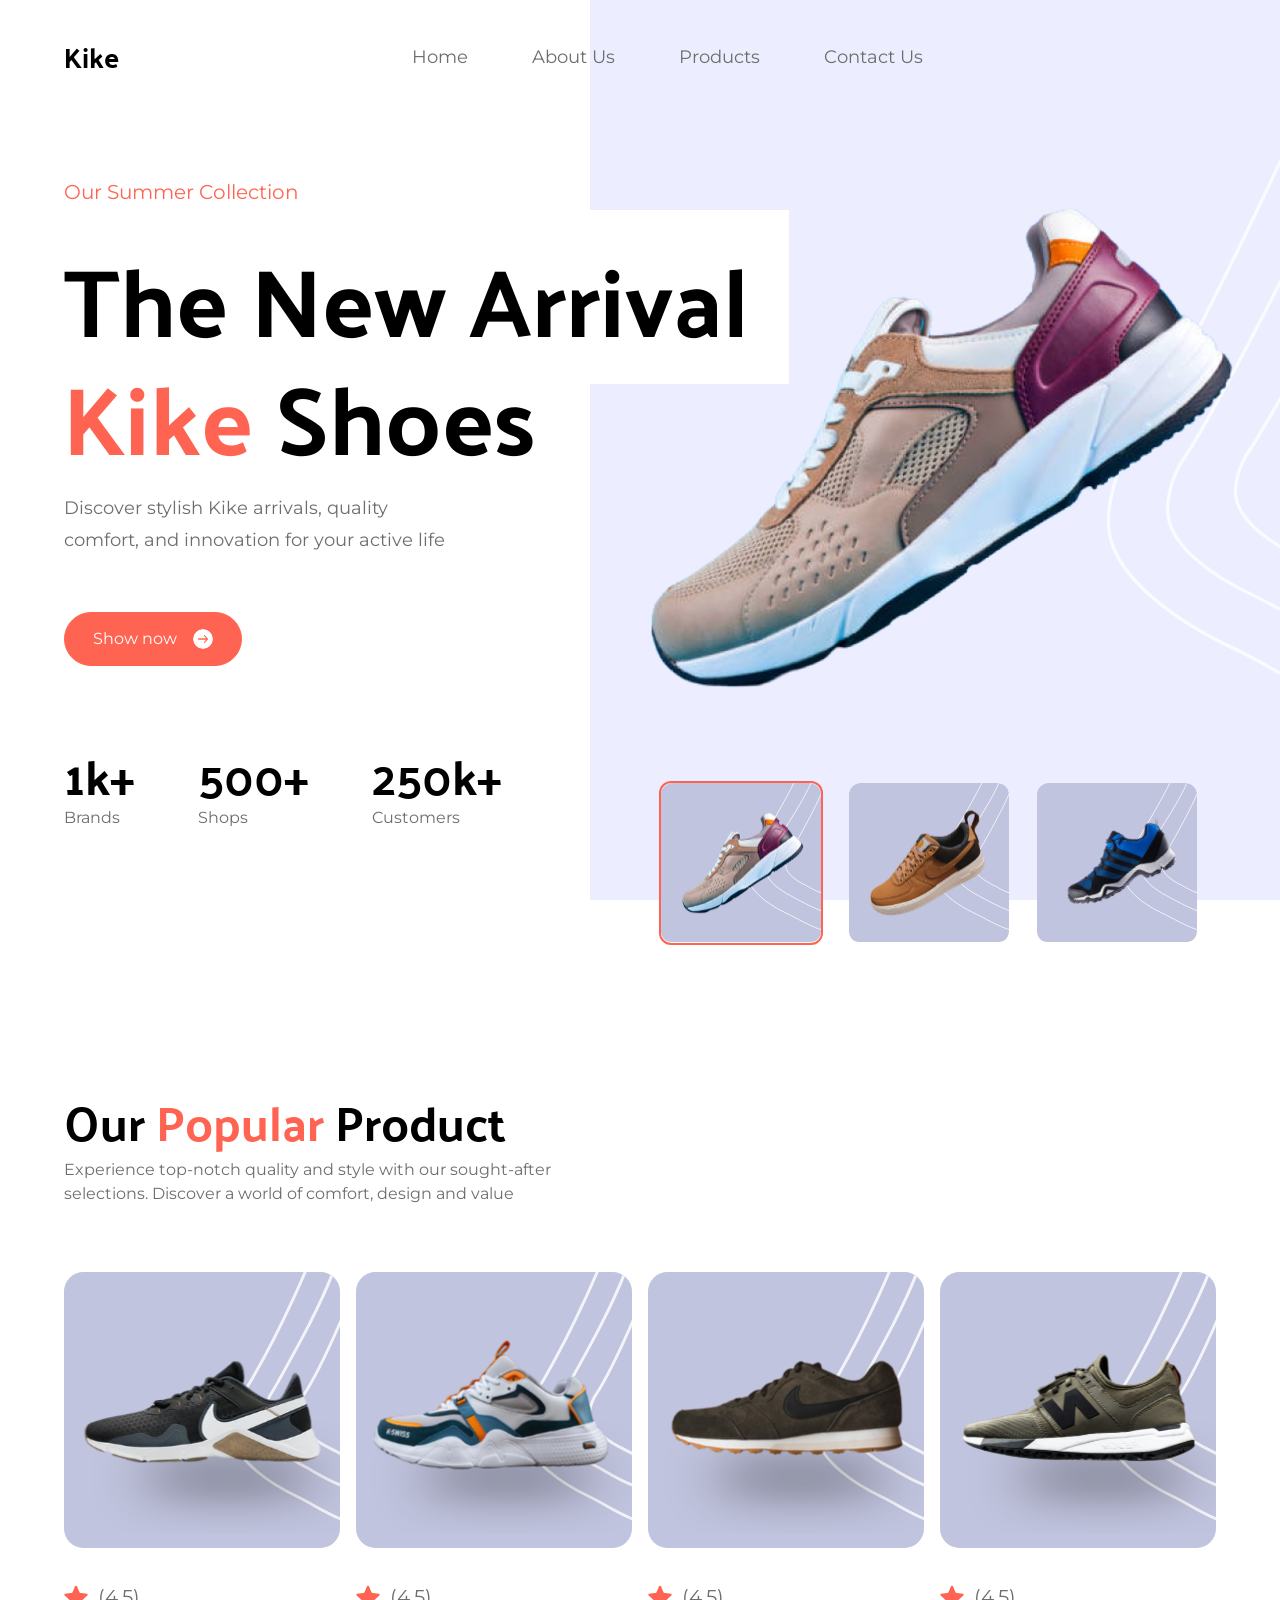
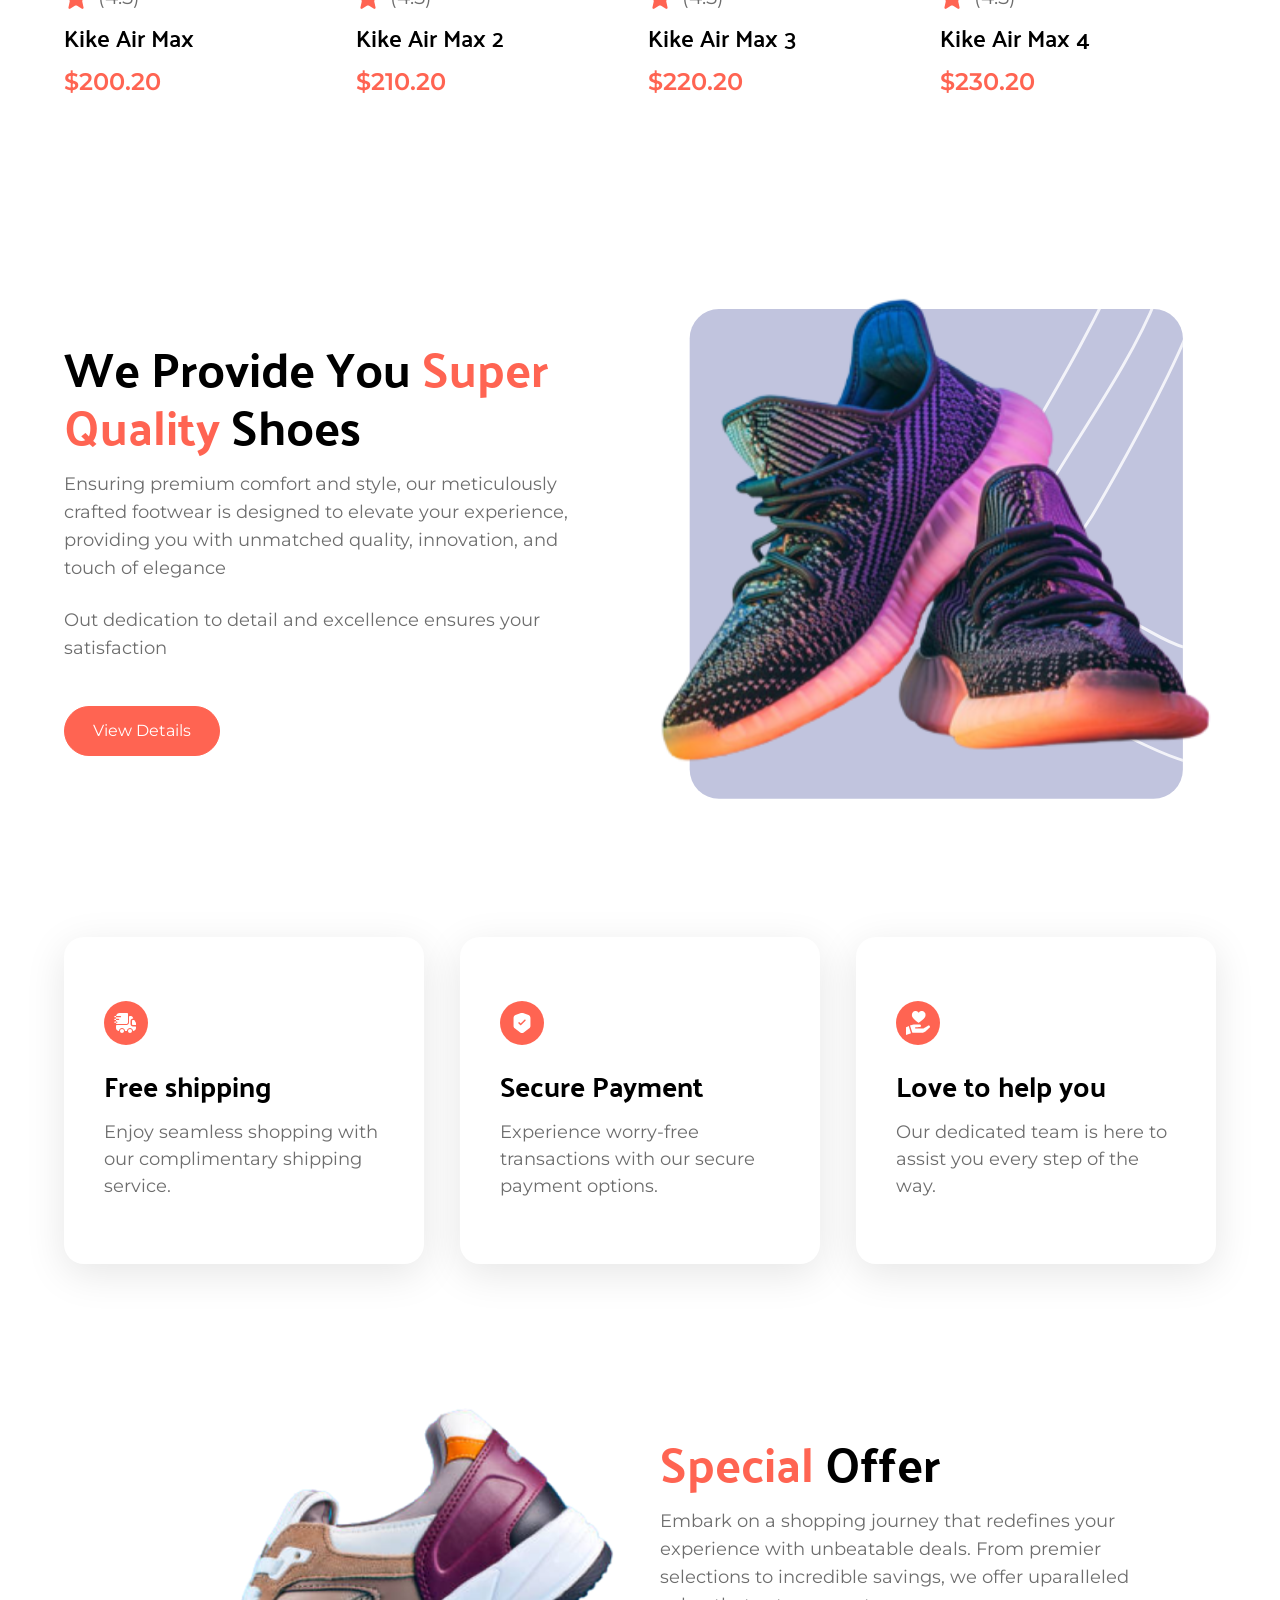
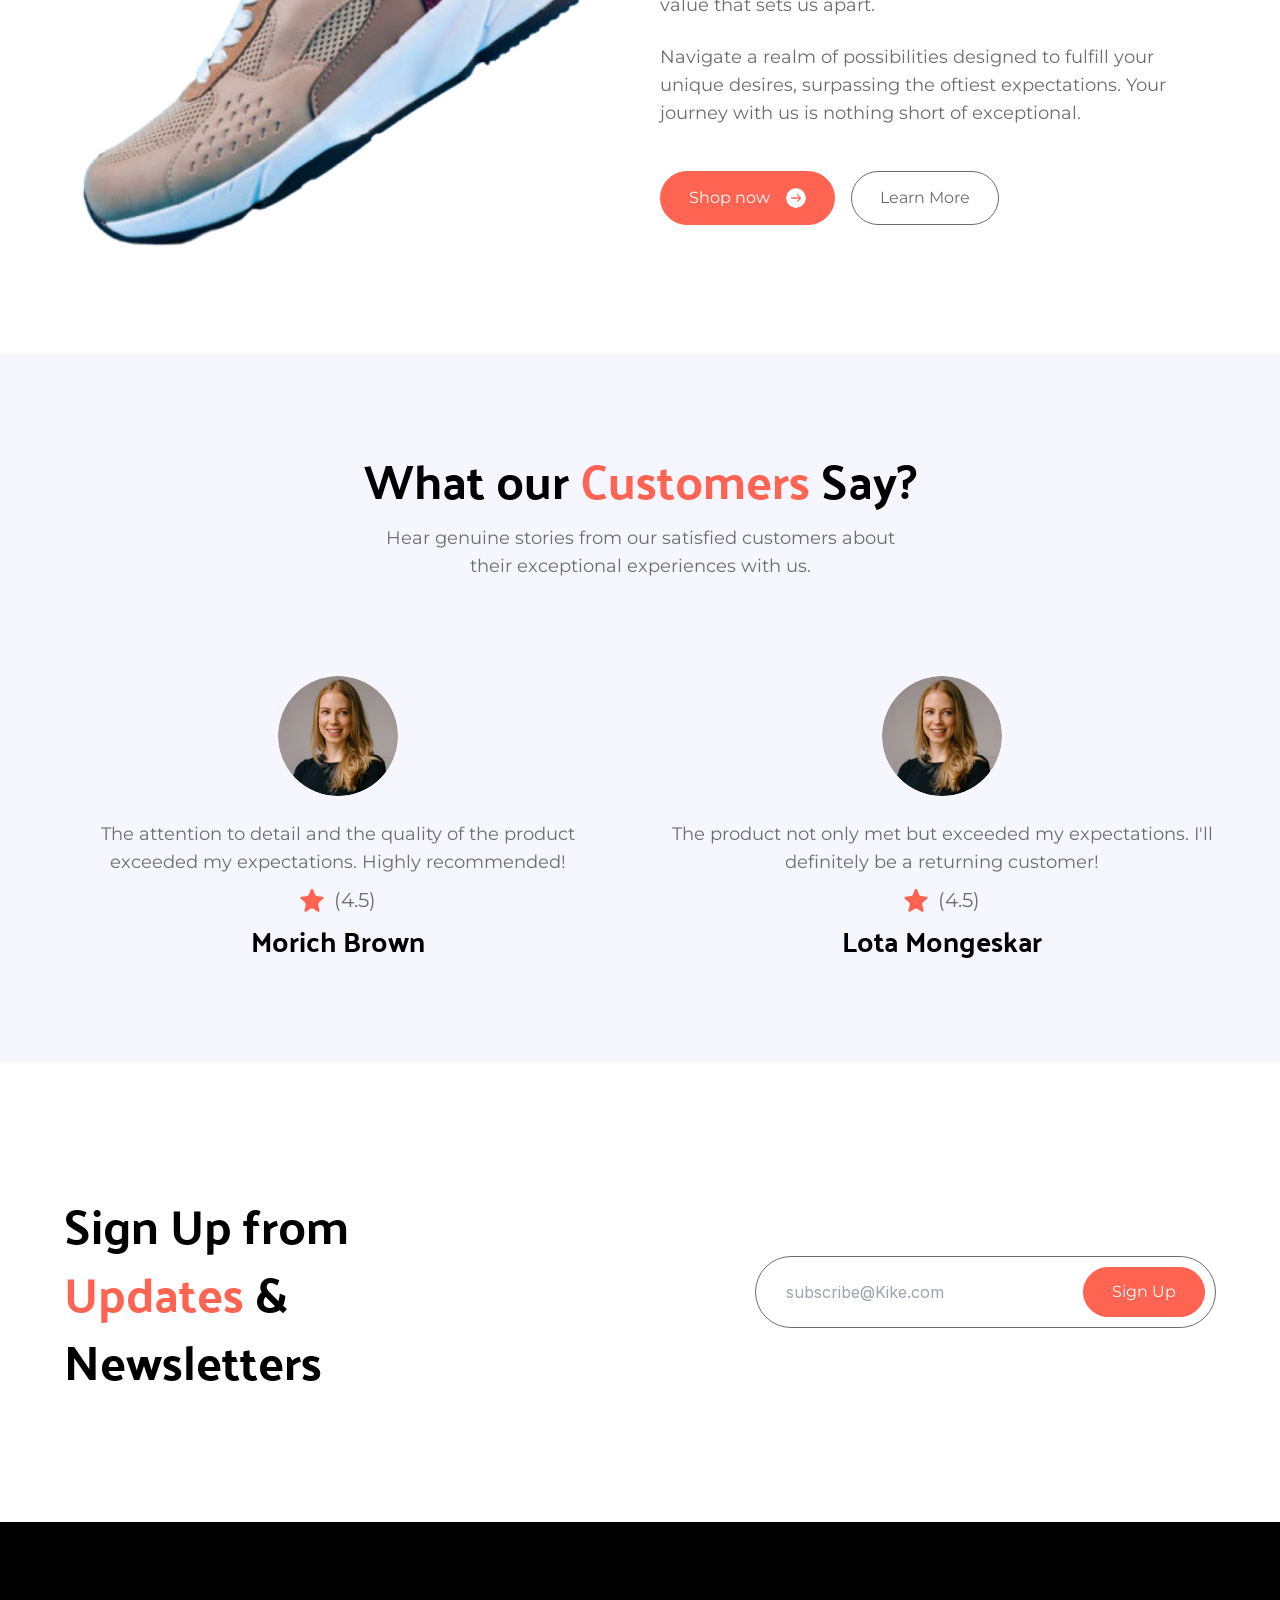
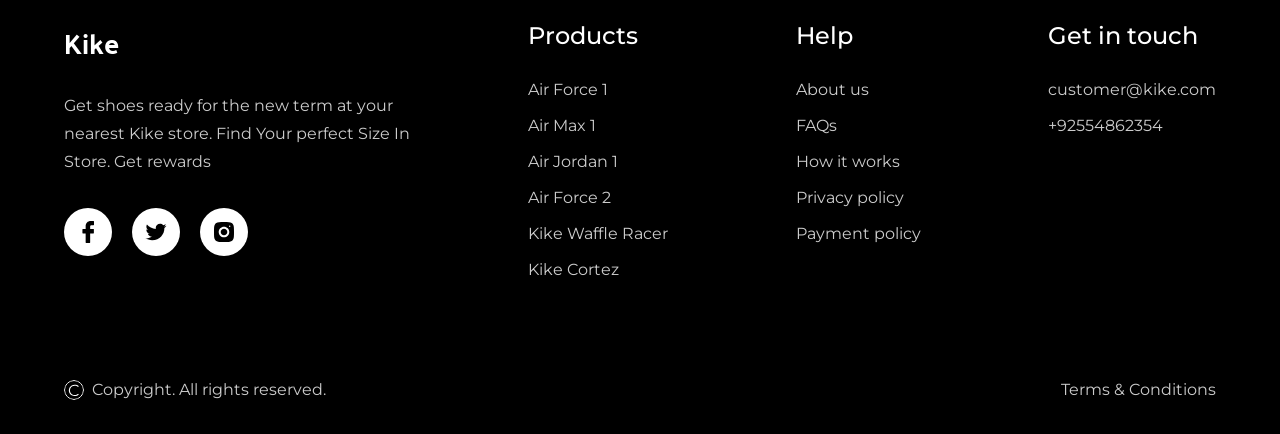
<file: index.html>
<!DOCTYPE html><html lang="en"><head><meta charSet="utf-8"/><meta name="viewport" content="width=device-width, initial-scale=1"/><link rel="preload" href="/_next/static/media/a34f9d1faa5f3315-s.p.woff2" as="font" crossorigin="" type="font/woff2"/><link rel="stylesheet" href="/_next/static/css/a489eb9fa5e39690.css" data-precedence="next"/><link rel="preload" as="script" fetchPriority="low" href="/_next/static/chunks/webpack-04c090bf27c652c8.js"/><script src="/_next/static/chunks/fd9d1056-be48aeae6e94b8d1.js" async=""></script><script src="/_next/static/chunks/23-f643a56c29eee462.js" async=""></script><script src="/_next/static/chunks/main-app-5eeca01ae77bd3ea.js" async=""></script><script src="/_next/static/chunks/648-7726253cfba88a34.js" async=""></script><script src="/_next/static/chunks/app/page-619fe9f45632f9e2.js" async=""></script><script src="/_next/static/chunks/37-1ba617c350a7d87b.js" async=""></script><script src="/_next/static/chunks/app/layout-2565d9a5e491f6dd.js" async=""></script><title>Kike</title><meta name="description" content="Kike test"/><link rel="icon" href="/favicon.ico" type="image/x-icon" sizes="16x16"/><meta name="next-size-adjust"/><script src="/_next/static/chunks/polyfills-78c92fac7aa8fdd8.js" noModule=""></script></head><body class="__className_d65c78"><header class="padding-x py-8 absolute z-20 w-full"><nav class="flex justify-between items-center max-container"><a href="/"><h3 class="font-palanquin text-3xl font-bold">Kike</h3></a><ul class="flex-1 flex justify-center items-center gap-16 max-lg:hidden"><li><a class="font-montserrat leading-normal text-lg text-slate-gray" href="#home">Home</a></li><li><a class="font-montserrat leading-normal text-lg text-slate-gray" href="#about-us">About Us</a></li><li><a class="font-montserrat leading-normal text-lg text-slate-gray" href="#products">Products</a></li><li><a class="font-montserrat leading-normal text-lg text-slate-gray" href="#contact-us">Contact Us</a></li></ul><div class="hidden max-lg:block"><img alt="Icon hamburger" loading="lazy" width="25" height="25" decoding="async" data-nimg="1" style="color:transparent" src="/icons/hamburger.svg"/></div><div class="w-full h-screen bg-coral-red absolute z-40 top-0 left-0 flex justify-center items-center transition-all hidden"><p class="absolute top-10 right-10 text-white cursor-pointer">X</p><ul class="flex-1 flex flex-col justify-center items-center gap-16"><li><a class="font-montserrat leading-normal text-lg text-white" href="#home">Home</a></li><li><a class="font-montserrat leading-normal text-lg text-white" href="#about-us">About Us</a></li><li><a class="font-montserrat leading-normal text-lg text-white" href="#products">Products</a></li><li><a class="font-montserrat leading-normal text-lg text-white" href="#contact-us">Contact Us</a></li></ul></div></nav></header><main class="relative"><section class="xl:padding-l wide:padding-r padding-b"><div class="w-full flex xl:flex-row flex-col justify-center min-h-screen gap-10 max-container" id="home"><div class="relative xl:w-2/5 flex flex-col justify-center items-start w-full max-xl:padding-x pt-28"><p class="text-xl font-montserrat text-coral-red">Our Summer Collection</p><h1 class="mt-10 font-palanquin text-8xl max-sm:text-[72px] max-sm:leading-[82px] font-bold"><span class="xl:bg-white xl:whitespace-nowrap relative z-10 pr-10">The New Arrival</span><br/><span class="text-coral-red inline-block mt-3">Kike </span> <!-- -->Shoes</h1><p class="font-montserrat text-slate-gray text-lg leading-8 mt-6 mb-14 sm:max-w-sm">Discover stylish Kike arrivals, quality comfort, and innovation for your active life</p><button class="flex justify-center items-center gap-2 px-7 py-4 border font-montserrat leading-none rounded-full
    bg-coral-red  text-white border-coral-red
    undefined
    ">Show now<img alt="Show now" loading="lazy" width="20" height="20" decoding="async" data-nimg="1" class="ml-2 rounded-full w-5 h-5" style="color:transparent" src="/icons/arrow-right.svg"/></button><div class="flex justify-start items-start flex-wrap w-full mt-20 gap-16"><div class=""><p class="text-4xl font-palanquin font-bold">1k+</p><p class="leading-7 font-montserrat text-slate-gray">Brands</p></div><div class=""><p class="text-4xl font-palanquin font-bold">500+</p><p class="leading-7 font-montserrat text-slate-gray">Shops</p></div><div class=""><p class="text-4xl font-palanquin font-bold">250k+</p><p class="leading-7 font-montserrat text-slate-gray">Customers</p></div></div></div><div class="relative flex-1 flex justify-center items-center xl:min-h-screen max-xl:py-40 bg-primary bg-hero bg-cover bg-center"><img alt="shoe collection" loading="lazy" width="610" height="500" decoding="async" data-nimg="1" class="object-contain relative z-10" style="color:transparent" src="/images/big-shoe1.png"/><div class="flex sm:gap-6 gap-4 absolute -bottom-[5%] sm:left-[10%] max-sm:px-6"><div class=""><div class="border-2 rounded-xl border-coral-red cursor-pointer max-sm:flex-1"><div class="flex justify-center items-center bg-card bg-center bg-cover sm:w-40 sm:h-40 rounded-xl max-sm:p-4"><img alt="shoe collection" loading="lazy" width="127" height="103" decoding="async" data-nimg="1" class="object-contain" style="color:transparent" src="/images/thumbnail-shoe1.svg"/></div></div></div><div class=""><div class="border-2 rounded-xl border-transparent cursor-pointer max-sm:flex-1"><div class="flex justify-center items-center bg-card bg-center bg-cover sm:w-40 sm:h-40 rounded-xl max-sm:p-4"><img alt="shoe collection" loading="lazy" width="127" height="103" decoding="async" data-nimg="1" class="object-contain" style="color:transparent" src="/images/thumbnail-shoe2.svg"/></div></div></div><div class=""><div class="border-2 rounded-xl border-transparent cursor-pointer max-sm:flex-1"><div class="flex justify-center items-center bg-card bg-center bg-cover sm:w-40 sm:h-40 rounded-xl max-sm:p-4"><img alt="shoe collection" loading="lazy" width="127" height="103" decoding="async" data-nimg="1" class="object-contain" style="color:transparent" src="/images/thumbnail-shoe3.svg"/></div></div></div></div></div></div></section><section class="padding" id="products"><div class="max-container max-sm:mt-12"><div class="flex- flex-col justify-start gap-5"><h2 class="text-4xl font-palanquin font-bold">Our <span class="text-coral-red">Popular</span> Product</h2><p class="lg:max-w-lg mt-2 font-montserrat text-slate-gray">Experience top-notch quality and style with our sought-after selections. Discover a world of comfort, design and value</p></div><div class="mt-16 grid lg:grid-cols-4 md:grid-cols-3 sm:grid-cols-2 grid-cols-1 sm:gap-4 gap-14"><div class="flex flex-1 flex-col w-full max-sm:w-full"><img alt="Kike Air Max" loading="lazy" width="280" height="280" decoding="async" data-nimg="1" class="w-[280px] h-[280px]" style="color:transparent" src="/images/shoe4.svg"/><div class="mt-8 flex justify-start gap-2.5"><img alt="rating" loading="lazy" width="24" height="24" decoding="async" data-nimg="1" style="color:transparent" src="/icons/star.svg"/><p class="font-montserrat text-xl leading-normal text-slate-gray">(4.5)</p></div><h3 class="mt-2 text-2xl leading-normal font-semibold font-palanquin">Kike Air Max</h3><p class="mt-2 font-semibold font-montserrat text-coral-red text-2xl leading-normal">$200.20</p></div><div class="flex flex-1 flex-col w-full max-sm:w-full"><img alt="Kike Air Max 2" loading="lazy" width="280" height="280" decoding="async" data-nimg="1" class="w-[280px] h-[280px]" style="color:transparent" src="/images/shoe5.svg"/><div class="mt-8 flex justify-start gap-2.5"><img alt="rating" loading="lazy" width="24" height="24" decoding="async" data-nimg="1" style="color:transparent" src="/icons/star.svg"/><p class="font-montserrat text-xl leading-normal text-slate-gray">(4.5)</p></div><h3 class="mt-2 text-2xl leading-normal font-semibold font-palanquin">Kike Air Max 2</h3><p class="mt-2 font-semibold font-montserrat text-coral-red text-2xl leading-normal">$210.20</p></div><div class="flex flex-1 flex-col w-full max-sm:w-full"><img alt="Kike Air Max 3" loading="lazy" width="280" height="280" decoding="async" data-nimg="1" class="w-[280px] h-[280px]" style="color:transparent" src="/images/shoe6.svg"/><div class="mt-8 flex justify-start gap-2.5"><img alt="rating" loading="lazy" width="24" height="24" decoding="async" data-nimg="1" style="color:transparent" src="/icons/star.svg"/><p class="font-montserrat text-xl leading-normal text-slate-gray">(4.5)</p></div><h3 class="mt-2 text-2xl leading-normal font-semibold font-palanquin">Kike Air Max 3</h3><p class="mt-2 font-semibold font-montserrat text-coral-red text-2xl leading-normal">$220.20</p></div><div class="flex flex-1 flex-col w-full max-sm:w-full"><img alt="Kike Air Max 4" loading="lazy" width="280" height="280" decoding="async" data-nimg="1" class="w-[280px] h-[280px]" style="color:transparent" src="/images/shoe7.svg"/><div class="mt-8 flex justify-start gap-2.5"><img alt="rating" loading="lazy" width="24" height="24" decoding="async" data-nimg="1" style="color:transparent" src="/icons/star.svg"/><p class="font-montserrat text-xl leading-normal text-slate-gray">(4.5)</p></div><h3 class="mt-2 text-2xl leading-normal font-semibold font-palanquin">Kike Air Max 4</h3><p class="mt-2 font-semibold font-montserrat text-coral-red text-2xl leading-normal">$230.20</p></div></div></div></section><section class="padding" id="about-us"><div class="flex justify-between items-center max-lg:flex-col gap-10 w-full max-container"><div class="flex flex-1 flex-col"><h2 class="font-palanquin text-4xl capitalize font-bold lg:max-w-lg">We Provide You<span class="text-coral-red "> Super </span><span class="text-coral-red ">Quality</span> Shoes</h2><p class="mt-4 lg:max-w-lg info-text">Ensuring premium comfort and style, our meticulously crafted footwear is designed to elevate your experience, providing you with unmatched quality, innovation, and touch of elegance</p><p class="mt-6 lg:max-w-lg info-text">Out dedication to detail and excellence ensures your satisfaction</p><div class="mt-11"><button class="flex justify-center items-center gap-2 px-7 py-4 border font-montserrat leading-none rounded-full
    bg-coral-red  text-white border-coral-red
    undefined
    ">View Details</button></div></div><div class="flex-1 justify-center items-center"><img alt="shoe8" loading="lazy" width="570" height="522" decoding="async" data-nimg="1" class="object-contain" style="color:transparent" src="/images/shoe8.svg"/></div></div></section><section class="padding-x py-10"><div class="max-container flex justify-center flex-wrap gap-9"><div class="flex-1 sm:w-[350px] sm:min-w-[350px] w-full rounded-[20px] shadow-3xl px-10 py-16"><div class="w-11 h-11 justify-center items-center bg-coral-red rounded-full flex"><img alt="Free shipping" loading="lazy" width="24" height="24" decoding="async" data-nimg="1" style="color:transparent" src="/icons/truck-fast.svg"/></div><h3 class="mt-5 font-palanquin text-3xl leading-normal font-bold">Free shipping</h3><p class="mt-3 break-words font-montserrat text-lg leading-normal text-slate-gray">Enjoy seamless shopping with our complimentary shipping service.</p></div><div class="flex-1 sm:w-[350px] sm:min-w-[350px] w-full rounded-[20px] shadow-3xl px-10 py-16"><div class="w-11 h-11 justify-center items-center bg-coral-red rounded-full flex"><img alt="Secure Payment" loading="lazy" width="24" height="24" decoding="async" data-nimg="1" style="color:transparent" src="/icons/shield-tick.svg"/></div><h3 class="mt-5 font-palanquin text-3xl leading-normal font-bold">Secure Payment</h3><p class="mt-3 break-words font-montserrat text-lg leading-normal text-slate-gray">Experience worry-free transactions with our secure payment options.</p></div><div class="flex-1 sm:w-[350px] sm:min-w-[350px] w-full rounded-[20px] shadow-3xl px-10 py-16"><div class="w-11 h-11 justify-center items-center bg-coral-red rounded-full flex"><img alt="Love to help you" loading="lazy" width="24" height="24" decoding="async" data-nimg="1" style="color:transparent" src="/icons/support.svg"/></div><h3 class="mt-5 font-palanquin text-3xl leading-normal font-bold">Love to help you</h3><p class="mt-3 break-words font-montserrat text-lg leading-normal text-slate-gray">Our dedicated team is here to assist you every step of the way.</p></div></div></section><section class="padding"><div class="flex flex-wrap justify-center items-center max-xl:flex-col-reverse gap-10 max-container"><div class="flex-1"><img alt="offer" loading="lazy" width="773" height="687" decoding="async" data-nimg="1" class="object-contain w-full" style="color:transparent" src="./images/big-shoe1.png"/></div><div class="flex flex-1 flex-col"><h2 class="font-palanquin text-4xl capitalize font-bold lg:max-w-lg"><span class="text-coral-red "> Special </span> Offer</h2><p class="mt-4 lg:max-w-lg info-text">Embark on a shopping journey that redefines your experience with unbeatable deals. From premier selections to incredible savings, we offer uparalleled value that sets us apart.</p><p class="mt-6 lg:max-w-lg info-text">Navigate a realm of possibilities designed to fulfill your unique desires, surpassing the oftiest expectations. Your journey with us is nothing short of exceptional.</p><div class="mt-11 flex flex-wrap gap-4"><button class="flex justify-center items-center gap-2 px-7 py-4 border font-montserrat leading-none rounded-full
    bg-coral-red  text-white border-coral-red
    undefined
    ">Shop now<img alt="Shop now" loading="lazy" width="20" height="20" decoding="async" data-nimg="1" class="ml-2 rounded-full w-5 h-5" style="color:transparent" src="/icons/arrow-right.svg"/></button><button class="flex justify-center items-center gap-2 px-7 py-4 border font-montserrat leading-none rounded-full
    bg-white border-slate-gray text-slate-gray
    undefined
    ">Learn More</button></div></div></div></section><section class="bg-pale-blue padding"><div class="max-container"><h3 class="font-palanquin text-center text-4xl font-bold">What our<span class="text-coral-red"> Customers</span> Say?</h3><p class="info-text m-auto mt-4 max-w-lg text-center">Hear genuine stories from our satisfied customers about their exceptional experiences with us.</p><div class="mt-24 flex flex-1 justify-evenly items-center max-lg:flex-col gap-14"><div class="flex justify-center items-center flex-col"><img alt="customer" loading="lazy" width="120" height="120" decoding="async" data-nimg="1" class="rounded-full object-cover w-[120px] h-[120px]" style="color:transparent" src="/images/customer2.svg"/><p class="mt-6 max-w-screen-sm text-center info-text">The attention to detail and the quality of the product exceeded my expectations. Highly recommended!</p><div class="mt-3 flex justify-center items-center gap-2.5"><img alt="star" loading="lazy" width="24" height="24" decoding="async" data-nimg="1" class="object-contain m-0" style="color:transparent" src="/icons/star.svg"/><p class="text-xl font-montserrat text-slate-gray">(<!-- -->4.5<!-- -->)</p></div><h3 class="mt-1 font-palanquin text-3xl text-center font-bold">Morich Brown</h3></div><div class="flex justify-center items-center flex-col"><img alt="customer" loading="lazy" width="120" height="120" decoding="async" data-nimg="1" class="rounded-full object-cover w-[120px] h-[120px]" style="color:transparent" src="/images/customer2.svg"/><p class="mt-6 max-w-screen-sm text-center info-text">The product not only met but exceeded my expectations. I&#x27;ll definitely be a returning customer!</p><div class="mt-3 flex justify-center items-center gap-2.5"><img alt="star" loading="lazy" width="24" height="24" decoding="async" data-nimg="1" class="object-contain m-0" style="color:transparent" src="/icons/star.svg"/><p class="text-xl font-montserrat text-slate-gray">(<!-- -->4.5<!-- -->)</p></div><h3 class="mt-1 font-palanquin text-3xl text-center font-bold">Lota Mongeskar</h3></div></div></div></section><section class="padding-x sm:py-32 py-16 w-full" id="contact-us"><div class="max-container flex justify-between items-center max-lg:flex-col gap-10"><h3 class="text-4xl leading-[68px] lg:max-w-md font-palanquin font-bold ">Sign Up from<span class="text-coral-red"> Updates</span> &amp; Newsletters</h3><div class="lg:max-w-[40%] w-full flex items-center max-sm:flex-col gap-5 p-2.5 sm:border sm:border-slate-gray rounded-full"><input type="text" placeholder="subscribe@Kike.com" class="input"/><div class="flex max-sm:justify-end items-center max-sm:w-full"><button class="flex justify-center items-center gap-2 px-7 py-4 border font-montserrat leading-none rounded-full
    bg-coral-red  text-white border-coral-red
    w-full
    ">Sign Up</button></div></div></div></section></main><footer class="bg-black padding-x padding-t pb-8"><div class="max-container"><div class="flex justify-between item-start gap-20 flex-wrap max-lg:flex-col"><div class="flex flex-col items-start"><a href="/"><h3 class="text-white font-palanquin text-3xl font-bold">Kike</h3></a><p class="mt-6 text-base leading-7 font-montserrat text-white-400 sm:max-w-sm">Get shoes ready for the new term at your nearest Kike store. Find Your perfect Size In Store. Get rewards</p><div class="flex items-center gap-5 mt-8"><div class="flex justify-center items-center w-12 h-12 bg-white rounded-full"><img alt="facebook logo" loading="lazy" width="24" height="24" decoding="async" data-nimg="1" style="color:transparent" src="/icons/facebook.svg"/></div><div class="flex justify-center items-center w-12 h-12 bg-white rounded-full"><img alt="twitter logo" loading="lazy" width="24" height="24" decoding="async" data-nimg="1" style="color:transparent" src="/icons/twitter.svg"/></div><div class="flex justify-center items-center w-12 h-12 bg-white rounded-full"><img alt="instagram logo" loading="lazy" width="24" height="24" decoding="async" data-nimg="1" style="color:transparent" src="/icons/instagram.svg"/></div></div></div><div class="flex flex-1 justify-between lg:gap-10 gap-20 flex-wrap"><div class=""><h4 class="text-white font-montserrat text-2xl leading-normal font-medium mb-6">Products</h4><ul><li class="mt-3 text-white-400 font-montserrat text-base leading-normal hover:text-slate-gray cursor-pointer"><a href="/">Air Force 1</a></li><li class="mt-3 text-white-400 font-montserrat text-base leading-normal hover:text-slate-gray cursor-pointer"><a href="/">Air Max 1</a></li><li class="mt-3 text-white-400 font-montserrat text-base leading-normal hover:text-slate-gray cursor-pointer"><a href="/">Air Jordan 1</a></li><li class="mt-3 text-white-400 font-montserrat text-base leading-normal hover:text-slate-gray cursor-pointer"><a href="/">Air Force 2</a></li><li class="mt-3 text-white-400 font-montserrat text-base leading-normal hover:text-slate-gray cursor-pointer"><a href="/">Kike Waffle Racer</a></li><li class="mt-3 text-white-400 font-montserrat text-base leading-normal hover:text-slate-gray cursor-pointer"><a href="/">Kike Cortez</a></li></ul></div><div class=""><h4 class="text-white font-montserrat text-2xl leading-normal font-medium mb-6">Help</h4><ul><li class="mt-3 text-white-400 font-montserrat text-base leading-normal hover:text-slate-gray cursor-pointer"><a href="/">About us</a></li><li class="mt-3 text-white-400 font-montserrat text-base leading-normal hover:text-slate-gray cursor-pointer"><a href="/">FAQs</a></li><li class="mt-3 text-white-400 font-montserrat text-base leading-normal hover:text-slate-gray cursor-pointer"><a href="/">How it works</a></li><li class="mt-3 text-white-400 font-montserrat text-base leading-normal hover:text-slate-gray cursor-pointer"><a href="/">Privacy policy</a></li><li class="mt-3 text-white-400 font-montserrat text-base leading-normal hover:text-slate-gray cursor-pointer"><a href="/">Payment policy</a></li></ul></div><div class=""><h4 class="text-white font-montserrat text-2xl leading-normal font-medium mb-6">Get in touch</h4><ul><li class="mt-3 text-white-400 font-montserrat text-base leading-normal hover:text-slate-gray cursor-pointer"><a href="mailto:customer@kike.com">customer@kike.com</a></li><li class="mt-3 text-white-400 font-montserrat text-base leading-normal hover:text-slate-gray cursor-pointer"><a href="tel:+92554862354">+92554862354</a></li></ul></div></div></div><div class="flex justify-between text-white-400 mt-24 max-sm:flex-col max-sm:items-center"><div class="flex flex-1 justify-start items-center gap-2 font-montserrat cursor-pointer"><img alt="copyright" loading="lazy" width="20" height="20" decoding="async" data-nimg="1" class="rounded-full m-0" style="color:transparent" src="/icons/copyright-sign.svg"/><p>Copyright. All rights reserved.</p></div><p class="font-montserrat cursor-pointer">Terms &amp; Conditions</p></div></div></footer><script src="/_next/static/chunks/webpack-04c090bf27c652c8.js" async=""></script><script>(self.__next_f=self.__next_f||[]).push([0]);self.__next_f.push([2,null])</script><script>self.__next_f.push([1,"1:HL[\"/_next/static/media/a34f9d1faa5f3315-s.p.woff2\",\"font\",{\"crossOrigin\":\"\",\"type\":\"font/woff2\"}]\n2:HL[\"/_next/static/css/a489eb9fa5e39690.css\",\"style\"]\n"])</script><script>self.__next_f.push([1,"3:I[5751,[],\"\"]\n5:I[7378,[\"648\",\"static/chunks/648-7726253cfba88a34.js\",\"931\",\"static/chunks/app/page-619fe9f45632f9e2.js\"],\"default\"]\n6:I[8173,[\"648\",\"static/chunks/648-7726253cfba88a34.js\",\"931\",\"static/chunks/app/page-619fe9f45632f9e2.js\"],\"Image\"]\n7:I[552,[\"648\",\"static/chunks/648-7726253cfba88a34.js\",\"37\",\"static/chunks/37-1ba617c350a7d87b.js\",\"185\",\"static/chunks/app/layout-2565d9a5e491f6dd.js\"],\"default\"]\n8:I[9275,[],\"\"]\n9:I[1343,[],\"\"]\na:I[231,[\"648\",\"static/chunks/648-7726253cfba88a34.js\",\"37\",\"static/chunks/37-1ba617c350a7d87b.js\",\"185\",\"static/chunks/app/layout-2565d9a5e491f6dd.js\"],\"\"]\nc:I[6130,[],\"\"]\nd:[]\n"])</script><script>self.__next_f.push([1,"0:[[[\"$\",\"link\",\"0\",{\"rel\":\"stylesheet\",\"href\":\"/_next/static/css/a489eb9fa5e39690.css\",\"precedence\":\"next\",\"crossOrigin\":\"$undefined\"}]],[\"$\",\"$L3\",null,{\"buildId\":\"r1uaqpRiHaJTPiDaO-lxh\",\"assetPrefix\":\"\",\"initialCanonicalUrl\":\"/\",\"initialTree\":[\"\",{\"children\":[\"__PAGE__\",{}]},\"$undefined\",\"$undefined\",true],\"initialSeedData\":[\"\",{\"children\":[\"__PAGE__\",{},[[\"$L4\",[[\"$\",\"$L5\",null,{}],[\"$\",\"section\",null,{\"className\":\"padding\",\"id\":\"products\",\"children\":[\"$\",\"div\",null,{\"className\":\"max-container max-sm:mt-12\",\"children\":[[\"$\",\"div\",null,{\"className\":\"flex- flex-col justify-start gap-5\",\"children\":[[\"$\",\"h2\",null,{\"className\":\"text-4xl font-palanquin font-bold\",\"children\":[\"Our \",[\"$\",\"span\",null,{\"className\":\"text-coral-red\",\"children\":\"Popular\"}],\" Product\"]}],[\"$\",\"p\",null,{\"className\":\"lg:max-w-lg mt-2 font-montserrat text-slate-gray\",\"children\":\"Experience top-notch quality and style with our sought-after selections. Discover a world of comfort, design and value\"}]]}],[\"$\",\"div\",null,{\"className\":\"mt-16 grid lg:grid-cols-4 md:grid-cols-3 sm:grid-cols-2 grid-cols-1 sm:gap-4 gap-14\",\"children\":[[\"$\",\"div\",null,{\"className\":\"flex flex-1 flex-col w-full max-sm:w-full\",\"children\":[[\"$\",\"$L6\",null,{\"src\":\"/images/shoe4.svg\",\"alt\":\"Kike Air Max\",\"width\":280,\"height\":280,\"className\":\"w-[280px] h-[280px]\"}],[\"$\",\"div\",null,{\"className\":\"mt-8 flex justify-start gap-2.5\",\"children\":[[\"$\",\"$L6\",null,{\"src\":\"/icons/star.svg\",\"alt\":\"rating\",\"width\":24,\"height\":24}],[\"$\",\"p\",null,{\"className\":\"font-montserrat text-xl leading-normal text-slate-gray\",\"children\":\"(4.5)\"}]]}],[\"$\",\"h3\",null,{\"className\":\"mt-2 text-2xl leading-normal font-semibold font-palanquin\",\"children\":\"Kike Air Max\"}],[\"$\",\"p\",null,{\"className\":\"mt-2 font-semibold font-montserrat text-coral-red text-2xl leading-normal\",\"children\":\"$$200.20\"}]]}],[\"$\",\"div\",null,{\"className\":\"flex flex-1 flex-col w-full max-sm:w-full\",\"children\":[[\"$\",\"$L6\",null,{\"src\":\"/images/shoe5.svg\",\"alt\":\"Kike Air Max 2\",\"width\":280,\"height\":280,\"className\":\"w-[280px] h-[280px]\"}],[\"$\",\"div\",null,{\"className\":\"mt-8 flex justify-start gap-2.5\",\"children\":[[\"$\",\"$L6\",null,{\"src\":\"/icons/star.svg\",\"alt\":\"rating\",\"width\":24,\"height\":24}],[\"$\",\"p\",null,{\"className\":\"font-montserrat text-xl leading-normal text-slate-gray\",\"children\":\"(4.5)\"}]]}],[\"$\",\"h3\",null,{\"className\":\"mt-2 text-2xl leading-normal font-semibold font-palanquin\",\"children\":\"Kike Air Max 2\"}],[\"$\",\"p\",null,{\"className\":\"mt-2 font-semibold font-montserrat text-coral-red text-2xl leading-normal\",\"children\":\"$$210.20\"}]]}],[\"$\",\"div\",null,{\"className\":\"flex flex-1 flex-col w-full max-sm:w-full\",\"children\":[[\"$\",\"$L6\",null,{\"src\":\"/images/shoe6.svg\",\"alt\":\"Kike Air Max 3\",\"width\":280,\"height\":280,\"className\":\"w-[280px] h-[280px]\"}],[\"$\",\"div\",null,{\"className\":\"mt-8 flex justify-start gap-2.5\",\"children\":[[\"$\",\"$L6\",null,{\"src\":\"/icons/star.svg\",\"alt\":\"rating\",\"width\":24,\"height\":24}],[\"$\",\"p\",null,{\"className\":\"font-montserrat text-xl leading-normal text-slate-gray\",\"children\":\"(4.5)\"}]]}],[\"$\",\"h3\",null,{\"className\":\"mt-2 text-2xl leading-normal font-semibold font-palanquin\",\"children\":\"Kike Air Max 3\"}],[\"$\",\"p\",null,{\"className\":\"mt-2 font-semibold font-montserrat text-coral-red text-2xl leading-normal\",\"children\":\"$$220.20\"}]]}],[\"$\",\"div\",null,{\"className\":\"flex flex-1 flex-col w-full max-sm:w-full\",\"children\":[[\"$\",\"$L6\",null,{\"src\":\"/images/shoe7.svg\",\"alt\":\"Kike Air Max 4\",\"width\":280,\"height\":280,\"className\":\"w-[280px] h-[280px]\"}],[\"$\",\"div\",null,{\"className\":\"mt-8 flex justify-start gap-2.5\",\"children\":[[\"$\",\"$L6\",null,{\"src\":\"/icons/star.svg\",\"alt\":\"rating\",\"width\":24,\"height\":24}],[\"$\",\"p\",null,{\"className\":\"font-montserrat text-xl leading-normal text-slate-gray\",\"children\":\"(4.5)\"}]]}],[\"$\",\"h3\",null,{\"className\":\"mt-2 text-2xl leading-normal font-semibold font-palanquin\",\"children\":\"Kike Air Max 4\"}],[\"$\",\"p\",null,{\"className\":\"mt-2 font-semibold font-montserrat text-coral-red text-2xl leading-normal\",\"children\":\"$$230.20\"}]]}]]}]]}]}],[\"$\",\"section\",null,{\"className\":\"padding\",\"id\":\"about-us\",\"children\":[\"$\",\"div\",null,{\"className\":\"flex justify-between items-center max-lg:flex-col gap-10 w-full max-container\",\"children\":[[\"$\",\"div\",null,{\"className\":\"flex flex-1 flex-col\",\"children\":[[\"$\",\"h2\",null,{\"className\":\"font-palanquin text-4xl capitalize font-bold lg:max-w-lg\",\"children\":[\"We Provide You\",[\"$\",\"span\",null,{\"className\":\"text-coral-red \",\"children\":\" Super \"}],[\"$\",\"span\",null,{\"className\":\"text-coral-red \",\"children\":\"Quality\"}],\" Shoes\"]}],[\"$\",\"p\",null,{\"className\":\"mt-4 lg:max-w-lg info-text\",\"children\":\"Ensuring premium comfort and style, our meticulously crafted footwear is designed to elevate your experience, providing you with unmatched quality, innovation, and touch of elegance\"}],[\"$\",\"p\",null,{\"className\":\"mt-6 lg:max-w-lg info-text\",\"children\":\"Out dedication to detail and excellence ensures your satisfaction\"}],[\"$\",\"div\",null,{\"className\":\"mt-11\",\"children\":[\"$\",\"button\",null,{\"className\":\"flex justify-center items-center gap-2 px-7 py-4 border font-montserrat leading-none rounded-full\\n    bg-coral-red  text-white border-coral-red\\n    undefined\\n    \",\"children\":[\"View Details\",\"$undefined\"]}]}]]}],[\"$\",\"div\",null,{\"className\":\"flex-1 justify-center items-center\",\"children\":[\"$\",\"$L6\",null,{\"src\":\"/images/shoe8.svg\",\"alt\":\"shoe8\",\"width\":570,\"height\":522,\"className\":\"object-contain\"}]}]]}]}],[\"$\",\"section\",null,{\"className\":\"padding-x py-10\",\"children\":[\"$\",\"div\",null,{\"className\":\"max-container flex justify-center flex-wrap gap-9\",\"children\":[[\"$\",\"div\",null,{\"className\":\"flex-1 sm:w-[350px] sm:min-w-[350px] w-full rounded-[20px] shadow-3xl px-10 py-16\",\"children\":[[\"$\",\"div\",null,{\"className\":\"w-11 h-11 justify-center items-center bg-coral-red rounded-full flex\",\"children\":[\"$\",\"$L6\",null,{\"src\":\"/icons/truck-fast.svg\",\"alt\":\"Free shipping\",\"width\":24,\"height\":24}]}],[\"$\",\"h3\",null,{\"className\":\"mt-5 font-palanquin text-3xl leading-normal font-bold\",\"children\":\"Free shipping\"}],[\"$\",\"p\",null,{\"className\":\"mt-3 break-words font-montserrat text-lg leading-normal text-slate-gray\",\"children\":\"Enjoy seamless shopping with our complimentary shipping service.\"}]]}],[\"$\",\"div\",null,{\"className\":\"flex-1 sm:w-[350px] sm:min-w-[350px] w-full rounded-[20px] shadow-3xl px-10 py-16\",\"children\":[[\"$\",\"div\",null,{\"className\":\"w-11 h-11 justify-center items-center bg-coral-red rounded-full flex\",\"children\":[\"$\",\"$L6\",null,{\"src\":\"/icons/shield-tick.svg\",\"alt\":\"Secure Payment\",\"width\":24,\"height\":24}]}],[\"$\",\"h3\",null,{\"className\":\"mt-5 font-palanquin text-3xl leading-normal font-bold\",\"children\":\"Secure Payment\"}],[\"$\",\"p\",null,{\"className\":\"mt-3 break-words font-montserrat text-lg leading-normal text-slate-gray\",\"children\":\"Experience worry-free transactions with our secure payment options.\"}]]}],[\"$\",\"div\",null,{\"className\":\"flex-1 sm:w-[350px] sm:min-w-[350px] w-full rounded-[20px] shadow-3xl px-10 py-16\",\"children\":[[\"$\",\"div\",null,{\"className\":\"w-11 h-11 justify-center items-center bg-coral-red rounded-full flex\",\"children\":[\"$\",\"$L6\",null,{\"src\":\"/icons/support.svg\",\"alt\":\"Love to help you\",\"width\":24,\"height\":24}]}],[\"$\",\"h3\",null,{\"className\":\"mt-5 font-palanquin text-3xl leading-normal font-bold\",\"children\":\"Love to help you\"}],[\"$\",\"p\",null,{\"className\":\"mt-3 break-words font-montserrat text-lg leading-normal text-slate-gray\",\"children\":\"Our dedicated team is here to assist you every step of the way.\"}]]}]]}]}],[\"$\",\"section\",null,{\"className\":\"padding\",\"children\":[\"$\",\"div\",null,{\"className\":\"flex flex-wrap justify-center items-center max-xl:flex-col-reverse gap-10 max-container\",\"children\":[[\"$\",\"div\",null,{\"className\":\"flex-1\",\"children\":[\"$\",\"$L6\",null,{\"src\":\"./images/big-shoe1.png\",\"alt\":\"offer\",\"width\":773,\"height\":687,\"className\":\"object-contain w-full\"}]}],[\"$\",\"div\",null,{\"className\":\"flex flex-1 flex-col\",\"children\":[[\"$\",\"h2\",null,{\"className\":\"font-palanquin text-4xl capitalize font-bold lg:max-w-lg\",\"children\":[[\"$\",\"span\",null,{\"className\":\"text-coral-red \",\"children\":\" Special \"}],\" Offer\"]}],[\"$\",\"p\",null,{\"className\":\"mt-4 lg:max-w-lg info-text\",\"children\":\"Embark on a shopping journey that redefines your experience with unbeatable deals. From premier selections to incredible savings, we offer uparalleled value that sets us apart.\"}],[\"$\",\"p\",null,{\"className\":\"mt-6 lg:max-w-lg info-text\",\"children\":\"Navigate a realm of possibilities designed to fulfill your unique desires, surpassing the oftiest expectations. Your journey with us is nothing short of exceptional.\"}],[\"$\",\"div\",null,{\"className\":\"mt-11 flex flex-wrap gap-4\",\"children\":[[\"$\",\"button\",null,{\"className\":\"flex justify-center items-center gap-2 px-7 py-4 border font-montserrat leading-none rounded-full\\n    bg-coral-red  text-white border-coral-red\\n    undefined\\n    \",\"children\":[\"Shop now\",[\"$\",\"$L6\",null,{\"src\":\"/icons/arrow-right.svg\",\"alt\":\"Shop now\",\"width\":20,\"height\":20,\"className\":\"ml-2 rounded-full w-5 h-5\"}]]}],[\"$\",\"button\",null,{\"className\":\"flex justify-center items-center gap-2 px-7 py-4 border font-montserrat leading-none rounded-full\\n    bg-white border-slate-gray text-slate-gray\\n    undefined\\n    \",\"children\":[\"Learn More\",\"$undefined\"]}]]}]]}]]}]}],[\"$\",\"section\",null,{\"className\":\"bg-pale-blue padding\",\"children\":[\"$\",\"div\",null,{\"className\":\"max-container\",\"children\":[[\"$\",\"h3\",null,{\"className\":\"font-palanquin text-center text-4xl font-bold\",\"children\":[\"What our\",[\"$\",\"span\",null,{\"className\":\"text-coral-red\",\"children\":\" Customers\"}],\" Say?\"]}],[\"$\",\"p\",null,{\"className\":\"info-text m-auto mt-4 max-w-lg text-center\",\"children\":\"Hear genuine stories from our satisfied customers about their exceptional experiences with us.\"}],[\"$\",\"div\",null,{\"className\":\"mt-24 flex flex-1 justify-evenly items-center max-lg:flex-col gap-14\",\"children\":[[\"$\",\"div\",null,{\"className\":\"flex justify-center items-center flex-col\",\"children\":[[\"$\",\"$L6\",null,{\"src\":\"/images/customer2.svg\",\"alt\":\"customer\",\"width\":120,\"height\":120,\"className\":\"rounded-full object-cover w-[120px] h-[120px]\"}],[\"$\",\"p\",null,{\"className\":\"mt-6 max-w-screen-sm text-center info-text\",\"children\":\"The attention to detail and the quality of the product exceeded my expectations. Highly recommended!\"}],[\"$\",\"div\",null,{\"className\":\"mt-3 flex justify-center items-center gap-2.5\",\"children\":[[\"$\",\"$L6\",null,{\"src\":\"/icons/star.svg\",\"alt\":\"star\",\"width\":24,\"height\":24,\"className\":\"object-contain m-0\"}],[\"$\",\"p\",null,{\"className\":\"text-xl font-montserrat text-slate-gray\",\"children\":[\"(\",4.5,\")\"]}]]}],[\"$\",\"h3\",null,{\"className\":\"mt-1 font-palanquin text-3xl text-center font-bold\",\"children\":\"Morich Brown\"}]]}],[\"$\",\"div\",null,{\"className\":\"flex justify-center items-center flex-col\",\"children\":[[\"$\",\"$L6\",null,{\"src\":\"/images/customer2.svg\",\"alt\":\"customer\",\"width\":120,\"height\":120,\"className\":\"rounded-full object-cover w-[120px] h-[120px]\"}],[\"$\",\"p\",null,{\"className\":\"mt-6 max-w-screen-sm text-center info-text\",\"children\":\"The product not only met but exceeded my expectations. I'll definitely be a returning customer!\"}],[\"$\",\"div\",null,{\"className\":\"mt-3 flex justify-center items-center gap-2.5\",\"children\":[[\"$\",\"$L6\",null,{\"src\":\"/icons/star.svg\",\"alt\":\"star\",\"width\":24,\"height\":24,\"className\":\"object-contain m-0\"}],[\"$\",\"p\",null,{\"className\":\"text-xl font-montserrat text-slate-gray\",\"children\":[\"(\",4.5,\")\"]}]]}],[\"$\",\"h3\",null,{\"className\":\"mt-1 font-palanquin text-3xl text-center font-bold\",\"children\":\"Lota Mongeskar\"}]]}]]}]]}]}],[\"$\",\"section\",null,{\"className\":\"padding-x sm:py-32 py-16 w-full\",\"id\":\"contact-us\",\"children\":[\"$\",\"div\",null,{\"className\":\"max-container flex justify-between items-center max-lg:flex-col gap-10\",\"children\":[[\"$\",\"h3\",null,{\"className\":\"text-4xl leading-[68px] lg:max-w-md font-palanquin font-bold \",\"children\":[\"Sign Up from\",[\"$\",\"span\",null,{\"className\":\"text-coral-red\",\"children\":\" Updates\"}],\" \u0026 Newsletters\"]}],[\"$\",\"div\",null,{\"className\":\"lg:max-w-[40%] w-full flex items-center max-sm:flex-col gap-5 p-2.5 sm:border sm:border-slate-gray rounded-full\",\"children\":[[\"$\",\"input\",null,{\"type\":\"text\",\"placeholder\":\"subscribe@Kike.com\",\"className\":\"input\"}],[\"$\",\"div\",null,{\"className\":\"flex max-sm:justify-end items-center max-sm:w-full\",\"children\":[\"$\",\"button\",null,{\"className\":\"flex justify-center items-center gap-2 px-7 py-4 border font-montserrat leading-none rounded-full\\n    bg-coral-red  text-white border-coral-red\\n    w-full\\n    \",\"children\":[\"Sign Up\",\"$undefined\"]}]}]]}]]}]}]]],null],null]},[[\"$\",\"html\",null,{\"lang\":\"en\",\"children\":[\"$\",\"body\",null,{\"className\":\"__className_d65c78\",\"children\":[[\"$\",\"$L7\",null,{}],[\"$\",\"main\",null,{\"className\":\"relative\",\"children\":[\"$\",\"$L8\",null,{\"parallelRouterKey\":\"children\",\"segmentPath\":[\"children\"],\"error\":\"$undefined\",\"errorStyles\":\"$undefined\",\"errorScripts\":\"$undefined\",\"template\":[\"$\",\"$L9\",null,{}],\"templateStyles\":\"$undefined\",\"templateScripts\":\"$undefined\",\"notFound\":[[\"$\",\"title\",null,{\"children\":\"404: This page could not be found.\"}],[\"$\",\"div\",null,{\"style\":{\"fontFamily\":\"system-ui,\\\"Segoe UI\\\",Roboto,Helvetica,Arial,sans-serif,\\\"Apple Color Emoji\\\",\\\"Segoe UI Emoji\\\"\",\"height\":\"100vh\",\"textAlign\":\"center\",\"display\":\"flex\",\"flexDirection\":\"column\",\"alignItems\":\"center\",\"justifyContent\":\"center\"},\"children\":[\"$\",\"div\",null,{\"children\":[[\"$\",\"style\",null,{\"dangerouslySetInnerHTML\":{\"__html\":\"body{color:#000;background:#fff;margin:0}.next-error-h1{border-right:1px solid rgba(0,0,0,.3)}@media (prefers-color-scheme:dark){body{color:#fff;background:#000}.next-error-h1{border-right:1px solid rgba(255,255,255,.3)}}\"}}],[\"$\",\"h1\",null,{\"className\":\"next-error-h1\",\"style\":{\"display\":\"inline-block\",\"margin\":\"0 20px 0 0\",\"padding\":\"0 23px 0 0\",\"fontSize\":24,\"fontWeight\":500,\"verticalAlign\":\"top\",\"lineHeight\":\"49px\"},\"children\":\"404\"}],[\"$\",\"div\",null,{\"style\":{\"display\":\"inline-block\"},\"children\":[\"$\",\"h2\",null,{\"style\":{\"fontSize\":14,\"fontWeight\":400,\"lineHeight\":\"49px\",\"margin\":0},\"children\":\"This page could not be found.\"}]}]]}]}]],\"notFoundStyles\":[],\"styles\":null}]}],[\"$\",\"footer\",null,{\"className\":\"bg-black padding-x padding-t pb-8\",\"children\":[\"$\",\"div\",null,{\"className\":\"max-container\",\"children\":[[\"$\",\"div\",null,{\"className\":\"flex justify-between item-start gap-20 flex-wrap max-lg:flex-col\",\"children\":[[\"$\",\"div\",null,{\"className\":\"flex flex-col items-start\",\"children\":[[\"$\",\"$La\",null,{\"href\":\"/\",\"children\":[\"$\",\"h3\",null,{\"className\":\"text-white font-palanquin text-3xl font-bold\",\"children\":\"Kike\"}]}],[\"$\",\"p\",null,{\"className\":\"mt-6 text-base leading-7 font-montserrat text-white-400 sm:max-w-sm\",\"children\":\"Get shoes ready for the new term at your nearest Kike store. Find Your perfect Size In Store. Get rewards\"}],[\"$\",\"div\",null,{\"className\":\"flex items-center gap-5 mt-8\",\"children\":[[\"$\",\"div\",\"/icons/facebook.svg\",{\"className\":\"flex justify-center items-center w-12 h-12 bg-white rounded-full\",\"children\":[\"$\",\"$L6\",null,{\"src\":\"/icons/facebook.svg\",\"alt\":\"facebook logo\",\"width\":24,\"height\":24}]}],[\"$\",\"div\",\"/icons/twitter.svg\",{\"className\":\"flex justify-center items-center w-12 h-12 bg-white rounded-full\",\"children\":[\"$\",\"$L6\",null,{\"src\":\"/icons/twitter.svg\",\"alt\":\"twitter logo\",\"width\":24,\"height\":24}]}],[\"$\",\"div\",\"/icons/instagram.svg\",{\"className\":\"flex justify-center items-center w-12 h-12 bg-white rounded-full\",\"children\":[\"$\",\"$L6\",null,{\"src\":\"/icons/instagram.svg\",\"alt\":\"instagram logo\",\"width\":24,\"height\":24}]}]]}]]}],[\"$\",\"div\",null,{\"className\":\"flex flex-1 justify-between lg:gap-10 gap-20 flex-wrap\",\"children\":[[\"$\",\"div\",\"Products\",{\"className\":\"\",\"children\":[[\"$\",\"h4\",null,{\"className\":\"text-white font-montserrat text-2xl leading-normal font-medium mb-6\",\"children\":\"Products\"}],[\"$\",\"ul\",null,{\"children\":[[\"$\",\"li\",\"Air Force 1\",{\"className\":\"mt-3 text-white-400 font-montserrat text-base leading-normal hover:text-slate-gray cursor-pointer\",\"children\":[\"$\",\"$La\",null,{\"href\":\"/\",\"children\":\"Air Force 1\"}]}],[\"$\",\"li\",\"Air Max 1\",{\"className\":\"mt-3 text-white-400 font-montserrat text-base leading-normal hover:text-slate-gray cursor-pointer\",\"children\":[\"$\",\"$La\",null,{\"href\":\"/\",\"children\":\"Air Max 1\"}]}],[\"$\",\"li\",\"Air Jordan 1\",{\"className\":\"mt-3 text-white-400 font-montserrat text-base leading-normal hover:text-slate-gray cursor-pointer\",\"children\":[\"$\",\"$La\",null,{\"href\":\"/\",\"children\":\"Air Jordan 1\"}]}],[\"$\",\"li\",\"Air Force 2\",{\"className\":\"mt-3 text-white-400 font-montserrat text-base leading-normal hover:text-slate-gray cursor-pointer\",\"children\":[\"$\",\"$La\",null,{\"href\":\"/\",\"children\":\"Air Force 2\"}]}],[\"$\",\"li\",\"Kike Waffle Racer\",{\"className\":\"mt-3 text-white-400 font-montserrat text-base leading-normal hover:text-slate-gray cursor-pointer\",\"children\":[\"$\",\"$La\",null,{\"href\":\"/\",\"children\":\"Kike Waffle Racer\"}]}],[\"$\",\"li\",\"Kike Cortez\",{\"className\":\"mt-3 text-white-400 font-montserrat text-base leading-normal hover:text-slate-gray cursor-pointer\",\"children\":[\"$\",\"$La\",null,{\"href\":\"/\",\"children\":\"Kike Cortez\"}]}]]}]]}],[\"$\",\"div\",\"Help\",{\"className\":\"\",\"children\":[[\"$\",\"h4\",null,{\"className\":\"text-white font-montserrat text-2xl leading-normal font-medium mb-6\",\"children\":\"Help\"}],[\"$\",\"ul\",null,{\"children\":[[\"$\",\"li\",\"About us\",{\"className\":\"mt-3 text-white-400 font-montserrat text-base leading-normal hover:text-slate-gray cursor-pointer\",\"children\":[\"$\",\"$La\",null,{\"href\":\"/\",\"children\":\"About us\"}]}],[\"$\",\"li\",\"FAQs\",{\"className\":\"mt-3 text-white-400 font-montserrat text-base leading-normal hover:text-slate-gray cursor-pointer\",\"children\":[\"$\",\"$La\",null,{\"href\":\"/\",\"children\":\"FAQs\"}]}],[\"$\",\"li\",\"How it works\",{\"className\":\"mt-3 text-white-400 font-montserrat text-base leading-normal hover:text-slate-gray cursor-pointer\",\"children\":[\"$\",\"$La\",null,{\"href\":\"/\",\"children\":\"How it works\"}]}],[\"$\",\"li\",\"Privacy policy\",{\"className\":\"mt-3 text-white-400 font-montserrat text-base leading-normal hover:text-slate-gray cursor-pointer\",\"children\":[\"$\",\"$La\",null,{\"href\":\"/\",\"children\":\"Privacy policy\"}]}],[\"$\",\"li\",\"Payment policy\",{\"className\":\"mt-3 text-white-400 font-montserrat text-base leading-normal hover:text-slate-gray cursor-pointer\",\"children\":[\"$\",\"$La\",null,{\"href\":\"/\",\"children\":\"Payment policy\"}]}]]}]]}],[\"$\",\"div\",\"Get in touch\",{\"className\":\"\",\"children\":[[\"$\",\"h4\",null,{\"className\":\"text-white font-montserrat text-2xl leading-normal font-medium mb-6\",\"children\":\"Get in touch\"}],[\"$\",\"ul\",null,{\"children\":[[\"$\",\"li\",\"customer@kike.com\",{\"className\":\"mt-3 text-white-400 font-montserrat text-base leading-normal hover:text-slate-gray cursor-pointer\",\"children\":[\"$\",\"$La\",null,{\"href\":\"mailto:customer@kike.com\",\"children\":\"customer@kike.com\"}]}],[\"$\",\"li\",\"+92554862354\",{\"className\":\"mt-3 text-white-400 font-montserrat text-base leading-normal hover:text-slate-gray cursor-pointer\",\"children\":[\"$\",\"$La\",null,{\"href\":\"tel:+92554862354\",\"children\":\"+92554862354\"}]}]]}]]}]]}]]}],[\"$\",\"div\",null,{\"className\":\"flex justify-between text-white-400 mt-24 max-sm:flex-col max-sm:items-center\",\"children\":[[\"$\",\"div\",null,{\"className\":\"flex flex-1 justify-start items-center gap-2 font-montserrat cursor-pointer\",\"children\":[[\"$\",\"$L6\",null,{\"src\":\"/icons/copyright-sign.svg\",\"alt\":\"copyright\",\"width\":20,\"height\":20,\"className\":\"rounded-full m-0\"}],[\"$\",\"p\",null,{\"children\":\"Copyright. All rights reserved.\"}]]}],[\"$\",\"p\",null,{\"className\":\"font-montserrat cursor-pointer\",\"children\":\"Terms \u0026 Conditions\"}]]}]]}]}]]}]}],null],null],\"couldBeIntercepted\":false,\"initialHead\":[false,\"$Lb\"],\"globalErrorComponent\":\"$c\",\"missingSlots\":\"$Wd\"}]]\n"])</script><script>self.__next_f.push([1,"b:[[\"$\",\"meta\",\"0\",{\"name\":\"viewport\",\"content\":\"width=device-width, initial-scale=1\"}],[\"$\",\"meta\",\"1\",{\"charSet\":\"utf-8\"}],[\"$\",\"title\",\"2\",{\"children\":\"Kike\"}],[\"$\",\"meta\",\"3\",{\"name\":\"description\",\"content\":\"Kike test\"}],[\"$\",\"link\",\"4\",{\"rel\":\"icon\",\"href\":\"/favicon.ico\",\"type\":\"image/x-icon\",\"sizes\":\"16x16\"}],[\"$\",\"meta\",\"5\",{\"name\":\"next-size-adjust\"}]]\n4:null\n"])</script></body></html>
</file>
<file: _next/static/css/a489eb9fa5e39690.css>
@import url("https://fonts.googleapis.com/css2?family=Montserrat:wght@100;200;300;400;500;600;700;800;900&family=Palanquin:wght@100;200;300;400;500;600;700&display=swap");@import url("https://fonts.googleapis.com/css2?family=Palanquin:wght@100;200;300;400;500;600;700&display=swap");

/*
! tailwindcss v3.4.3 | MIT License | https://tailwindcss.com
*/*,:after,:before{box-sizing:border-box;border:0 solid #e5e7eb}:after,:before{--tw-content:""}:host,html{line-height:1.5;-webkit-text-size-adjust:100%;-moz-tab-size:4;tab-size:4;font-family:ui-sans-serif,system-ui,sans-serif,Apple Color Emoji,Segoe UI Emoji,Segoe UI Symbol,Noto Color Emoji;font-feature-settings:normal;font-variation-settings:normal;-webkit-tap-highlight-color:transparent}body{margin:0;line-height:inherit}hr{height:0;color:inherit;border-top-width:1px}abbr:where([title]){text-decoration:underline dotted}h1,h2,h3,h4,h5,h6{font-size:inherit;font-weight:inherit}a{color:inherit;text-decoration:inherit}b,strong{font-weight:bolder}code,kbd,pre,samp{font-family:ui-monospace,SFMono-Regular,Menlo,Monaco,Consolas,Liberation Mono,Courier New,monospace;font-feature-settings:normal;font-variation-settings:normal;font-size:1em}small{font-size:80%}sub,sup{font-size:75%;line-height:0;position:relative;vertical-align:baseline}sub{bottom:-.25em}sup{top:-.5em}table{text-indent:0;border-color:inherit;border-collapse:collapse}button,input,optgroup,select,textarea{font-family:inherit;font-feature-settings:inherit;font-variation-settings:inherit;font-size:100%;font-weight:inherit;line-height:inherit;letter-spacing:inherit;color:inherit;margin:0;padding:0}button,select{text-transform:none}button,input:where([type=button]),input:where([type=reset]),input:where([type=submit]){-webkit-appearance:button;background-color:transparent;background-image:none}:-moz-focusring{outline:auto}:-moz-ui-invalid{box-shadow:none}progress{vertical-align:baseline}::-webkit-inner-spin-button,::-webkit-outer-spin-button{height:auto}[type=search]{-webkit-appearance:textfield;outline-offset:-2px}::-webkit-search-decoration{-webkit-appearance:none}::-webkit-file-upload-button{-webkit-appearance:button;font:inherit}summary{display:list-item}blockquote,dd,dl,figure,h1,h2,h3,h4,h5,h6,hr,p,pre{margin:0}fieldset{margin:0}fieldset,legend{padding:0}menu,ol,ul{list-style:none;margin:0;padding:0}dialog{padding:0}textarea{resize:vertical}input::placeholder,textarea::placeholder{opacity:1;color:#9ca3af}[role=button],button{cursor:pointer}:disabled{cursor:default}audio,canvas,embed,iframe,img,object,svg,video{display:block;vertical-align:middle}img,video{max-width:100%;height:auto}[hidden]{display:none}*,:after,:before{--tw-border-spacing-x:0;--tw-border-spacing-y:0;--tw-translate-x:0;--tw-translate-y:0;--tw-rotate:0;--tw-skew-x:0;--tw-skew-y:0;--tw-scale-x:1;--tw-scale-y:1;--tw-pan-x: ;--tw-pan-y: ;--tw-pinch-zoom: ;--tw-scroll-snap-strictness:proximity;--tw-gradient-from-position: ;--tw-gradient-via-position: ;--tw-gradient-to-position: ;--tw-ordinal: ;--tw-slashed-zero: ;--tw-numeric-figure: ;--tw-numeric-spacing: ;--tw-numeric-fraction: ;--tw-ring-inset: ;--tw-ring-offset-width:0px;--tw-ring-offset-color:#fff;--tw-ring-color:rgba(59,130,246,.5);--tw-ring-offset-shadow:0 0 #0000;--tw-ring-shadow:0 0 #0000;--tw-shadow:0 0 #0000;--tw-shadow-colored:0 0 #0000;--tw-blur: ;--tw-brightness: ;--tw-contrast: ;--tw-grayscale: ;--tw-hue-rotate: ;--tw-invert: ;--tw-saturate: ;--tw-sepia: ;--tw-drop-shadow: ;--tw-backdrop-blur: ;--tw-backdrop-brightness: ;--tw-backdrop-contrast: ;--tw-backdrop-grayscale: ;--tw-backdrop-hue-rotate: ;--tw-backdrop-invert: ;--tw-backdrop-opacity: ;--tw-backdrop-saturate: ;--tw-backdrop-sepia: ;--tw-contain-size: ;--tw-contain-layout: ;--tw-contain-paint: ;--tw-contain-style: }::backdrop{--tw-border-spacing-x:0;--tw-border-spacing-y:0;--tw-translate-x:0;--tw-translate-y:0;--tw-rotate:0;--tw-skew-x:0;--tw-skew-y:0;--tw-scale-x:1;--tw-scale-y:1;--tw-pan-x: ;--tw-pan-y: ;--tw-pinch-zoom: ;--tw-scroll-snap-strictness:proximity;--tw-gradient-from-position: ;--tw-gradient-via-position: ;--tw-gradient-to-position: ;--tw-ordinal: ;--tw-slashed-zero: ;--tw-numeric-figure: ;--tw-numeric-spacing: ;--tw-numeric-fraction: ;--tw-ring-inset: ;--tw-ring-offset-width:0px;--tw-ring-offset-color:#fff;--tw-ring-color:rgba(59,130,246,.5);--tw-ring-offset-shadow:0 0 #0000;--tw-ring-shadow:0 0 #0000;--tw-shadow:0 0 #0000;--tw-shadow-colored:0 0 #0000;--tw-blur: ;--tw-brightness: ;--tw-contrast: ;--tw-grayscale: ;--tw-hue-rotate: ;--tw-invert: ;--tw-saturate: ;--tw-sepia: ;--tw-drop-shadow: ;--tw-backdrop-blur: ;--tw-backdrop-brightness: ;--tw-backdrop-contrast: ;--tw-backdrop-grayscale: ;--tw-backdrop-hue-rotate: ;--tw-backdrop-invert: ;--tw-backdrop-opacity: ;--tw-backdrop-saturate: ;--tw-backdrop-sepia: ;--tw-contain-size: ;--tw-contain-layout: ;--tw-contain-paint: ;--tw-contain-style: }.container{width:100%}@media (min-width:640px){.container{max-width:640px}}@media (min-width:768px){.container{max-width:768px}}@media (min-width:1024px){.container{max-width:1024px}}@media (min-width:1280px){.container{max-width:1280px}}@media (min-width:1440px){.container{max-width:1440px}}@media (min-width:1536px){.container{max-width:1536px}}.max-container{max-width:1440px;margin:0 auto}.input{border-width:1px;padding-left:1.25rem;font-size:16px;line-height:19.5px;line-height:1.5;--tw-text-opacity:1;color:rgb(109 109 109/var(--tw-text-opacity));outline:2px solid transparent;outline-offset:2px}@media not all and (min-width:640px){.input{width:100%;border-radius:9999px;--tw-border-opacity:1;border-color:rgb(109 109 109/var(--tw-border-opacity));padding:1.25rem}}@media (min-width:640px){.input{flex:1 1 0%;border-style:none}}.sr-only{position:absolute;width:1px;height:1px;padding:0;margin:-1px;overflow:hidden;clip:rect(0,0,0,0);white-space:nowrap;border-width:0}.pointer-events-none{pointer-events:none}.absolute{position:absolute}.relative{position:relative}.inset-y-0{top:0;bottom:0}.-bottom-\[5\%\]{bottom:-5%}.bottom-2{bottom:.5rem}.bottom-2\.5{bottom:.625rem}.end-2{inset-inline-end:.5rem}.end-2\.5{inset-inline-end:.625rem}.left-0{left:0}.right-10{right:2.5rem}.start-0{inset-inline-start:0}.top-0{top:0}.top-10{top:2.5rem}.z-10{z-index:10}.z-20{z-index:20}.z-40{z-index:40}.m-0{margin:0}.m-auto{margin:auto}.mx-auto{margin-left:auto;margin-right:auto}.my-2{margin-top:.5rem;margin-bottom:.5rem}.mb-14{margin-bottom:3.5rem}.mb-2{margin-bottom:.5rem}.mb-4{margin-bottom:1rem}.mb-6{margin-bottom:1.5rem}.ml-2{margin-left:.5rem}.ml-auto{margin-left:auto}.mt-1{margin-top:.25rem}.mt-10{margin-top:2.5rem}.mt-11{margin-top:2.75rem}.mt-16{margin-top:4rem}.mt-2{margin-top:.5rem}.mt-20{margin-top:5rem}.mt-24{margin-top:6rem}.mt-3{margin-top:.75rem}.mt-4{margin-top:1rem}.mt-5{margin-top:1.25rem}.mt-6{margin-top:1.5rem}.mt-8{margin-top:2rem}.block{display:block}.inline-block{display:inline-block}.flex{display:flex}.grid{display:grid}.hidden{display:none}.h-11{height:2.75rem}.h-12{height:3rem}.h-4{height:1rem}.h-5{height:1.25rem}.h-6{height:1.5rem}.h-\[120px\]{height:120px}.h-\[280px\]{height:280px}.h-screen{height:100vh}.min-h-screen{min-height:100vh}.w-11{width:2.75rem}.w-12{width:3rem}.w-4{width:1rem}.w-5{width:1.25rem}.w-5\/6{width:83.333333%}.w-6{width:1.5rem}.w-\[120px\]{width:120px}.w-\[280px\]{width:280px}.w-full{width:100%}.max-w-lg{max-width:32rem}.max-w-screen-sm{max-width:640px}.flex-1{flex:1 1 0%}.flex-grow{flex-grow:1}.-translate-x-full{--tw-translate-x:-100%}.-translate-x-full,.translate-x-0{transform:translate(var(--tw-translate-x),var(--tw-translate-y)) rotate(var(--tw-rotate)) skewX(var(--tw-skew-x)) skewY(var(--tw-skew-y)) scaleX(var(--tw-scale-x)) scaleY(var(--tw-scale-y))}.translate-x-0{--tw-translate-x:0px}.transform{transform:translate(var(--tw-translate-x),var(--tw-translate-y)) rotate(var(--tw-rotate)) skewX(var(--tw-skew-x)) skewY(var(--tw-skew-y)) scaleX(var(--tw-scale-x)) scaleY(var(--tw-scale-y))}.cursor-pointer{cursor:pointer}.grid-cols-1{grid-template-columns:repeat(1,minmax(0,1fr))}.flex-col{flex-direction:column}.flex-wrap{flex-wrap:wrap}.items-start{align-items:flex-start}.items-center{align-items:center}.justify-start{justify-content:flex-start}.justify-center{justify-content:center}.justify-between{justify-content:space-between}.justify-evenly{justify-content:space-evenly}.gap-1{gap:.25rem}.gap-10{gap:2.5rem}.gap-14{gap:3.5rem}.gap-16{gap:4rem}.gap-2{gap:.5rem}.gap-2\.5{gap:.625rem}.gap-20{gap:5rem}.gap-4{gap:1rem}.gap-5{gap:1.25rem}.gap-9{gap:2.25rem}.overflow-y-scroll{overflow-y:scroll}.break-words{overflow-wrap:break-word}.rounded{border-radius:.25rem}.rounded-\[20px\]{border-radius:20px}.rounded-full{border-radius:9999px}.rounded-lg{border-radius:.5rem}.rounded-xl{border-radius:.75rem}.border{border-width:1px}.border-2{border-width:2px}.border-b{border-bottom-width:1px}.border-r{border-right-width:1px}.border-coral-red{--tw-border-opacity:1;border-color:rgb(255 100 82/var(--tw-border-opacity))}.border-gray-300{--tw-border-opacity:1;border-color:rgb(209 213 219/var(--tw-border-opacity))}.border-slate-gray{--tw-border-opacity:1;border-color:rgb(109 109 109/var(--tw-border-opacity))}.border-transparent{border-color:transparent}.bg-black{--tw-bg-opacity:1;background-color:rgb(0 0 0/var(--tw-bg-opacity))}.bg-blue-100{--tw-bg-opacity:1;background-color:rgb(219 234 254/var(--tw-bg-opacity))}.bg-blue-500{--tw-bg-opacity:1;background-color:rgb(59 130 246/var(--tw-bg-opacity))}.bg-blue-700{--tw-bg-opacity:1;background-color:rgb(29 78 216/var(--tw-bg-opacity))}.bg-coral-red{--tw-bg-opacity:1;background-color:rgb(255 100 82/var(--tw-bg-opacity))}.bg-gray-100{--tw-bg-opacity:1;background-color:rgb(243 244 246/var(--tw-bg-opacity))}.bg-gray-50{--tw-bg-opacity:1;background-color:rgb(249 250 251/var(--tw-bg-opacity))}.bg-pale-blue{--tw-bg-opacity:1;background-color:rgb(245 246 255/var(--tw-bg-opacity))}.bg-primary{--tw-bg-opacity:1;background-color:rgb(236 238 255/var(--tw-bg-opacity))}.bg-white{--tw-bg-opacity:1;background-color:rgb(255 255 255/var(--tw-bg-opacity))}.bg-card{background-image:url(/images/thumbnail-background.svg)}.bg-hero{background-image:url(/images/collection-background.svg)}.bg-cover{background-size:cover}.bg-center{background-position:50%}.fill-gray-600{fill:#4b5563}.object-contain{object-fit:contain}.object-cover{object-fit:cover}.p-0{padding:0}.p-2{padding:.5rem}.p-2\.5{padding:.625rem}.p-4{padding:1rem}.px-10{padding-left:2.5rem;padding-right:2.5rem}.px-4{padding-left:1rem;padding-right:1rem}.px-7{padding-left:1.75rem;padding-right:1.75rem}.py-1{padding-top:.25rem;padding-bottom:.25rem}.py-10{padding-top:2.5rem;padding-bottom:2.5rem}.py-16{padding-top:4rem;padding-bottom:4rem}.py-2{padding-top:.5rem;padding-bottom:.5rem}.py-4{padding-top:1rem;padding-bottom:1rem}.py-8{padding-top:2rem}.pb-8,.py-8{padding-bottom:2rem}.pr-10{padding-right:2.5rem}.ps-10{padding-inline-start:2.5rem}.ps-3{padding-inline-start:.75rem}.pt-28{padding-top:7rem}.text-left{text-align:left}.text-center{text-align:center}.font-montserrat{font-family:Montserrat,sans-serif}.font-palanquin{font-family:Palanquin,sans-serif}.text-2xl{font-size:24px;line-height:29.26px}.text-3xl{font-size:28px;line-height:50px}.text-4xl{font-size:48px;line-height:58px}.text-8xl{font-size:96px;line-height:106px}.text-base{font-size:16px;line-height:19.5px}.text-lg{font-size:18px;line-height:21.94px}.text-sm{font-size:14px;line-height:20px}.text-xl{font-size:20px;line-height:24.38px}.font-bold{font-weight:700}.font-medium{font-weight:500}.font-semibold{font-weight:600}.capitalize{text-transform:capitalize}.leading-7{line-height:1.75rem}.leading-8{line-height:2rem}.leading-\[68px\]{line-height:68px}.leading-none{line-height:1}.leading-normal{line-height:1.5}.text-coral-red{--tw-text-opacity:1;color:rgb(255 100 82/var(--tw-text-opacity))}.text-gray-400{--tw-text-opacity:1;color:rgb(156 163 175/var(--tw-text-opacity))}.text-gray-500{--tw-text-opacity:1;color:rgb(107 114 128/var(--tw-text-opacity))}.text-gray-600{--tw-text-opacity:1;color:rgb(75 85 99/var(--tw-text-opacity))}.text-gray-700{--tw-text-opacity:1;color:rgb(55 65 81/var(--tw-text-opacity))}.text-gray-900{--tw-text-opacity:1;color:rgb(17 24 39/var(--tw-text-opacity))}.text-slate-gray{--tw-text-opacity:1;color:rgb(109 109 109/var(--tw-text-opacity))}.text-white{--tw-text-opacity:1;color:rgb(255 255 255/var(--tw-text-opacity))}.text-white-400{color:hsla(0,0%,100%,.8)}.shadow-3xl{--tw-shadow:0 10px 40px rgba(0,0,0,.1);--tw-shadow-colored:0 10px 40px var(--tw-shadow-color)}.shadow-3xl,.shadow-lg{box-shadow:var(--tw-ring-offset-shadow,0 0 #0000),var(--tw-ring-shadow,0 0 #0000),var(--tw-shadow)}.shadow-lg{--tw-shadow:0 10px 15px -3px rgba(0,0,0,.1),0 4px 6px -4px rgba(0,0,0,.1);--tw-shadow-colored:0 10px 15px -3px var(--tw-shadow-color),0 4px 6px -4px var(--tw-shadow-color)}.transition{transition-property:color,background-color,border-color,text-decoration-color,fill,stroke,opacity,box-shadow,transform,filter,backdrop-filter;transition-timing-function:cubic-bezier(.4,0,.2,1);transition-duration:.15s}.transition-all{transition-property:all;transition-timing-function:cubic-bezier(.4,0,.2,1);transition-duration:.15s}.duration-500{transition-duration:.5s}.ease-in{transition-timing-function:cubic-bezier(.4,0,1,1)}.ease-out{transition-timing-function:cubic-bezier(0,0,.2,1)}.padding{padding:3rem 2rem}@media (min-width:640px){.padding{padding:6rem 4rem}}.padding-x{padding-left:2rem;padding-right:2rem}@media (min-width:640px){.padding-x{padding-left:4rem;padding-right:4rem}}.padding-t{padding-top:3rem}@media (min-width:640px){.padding-t{padding-top:6rem}}.padding-b{padding-bottom:3rem}@media (min-width:640px){.padding-b{padding-bottom:6rem}}.info-text{font-family:Montserrat,sans-serif;font-size:18px;line-height:21.94px;line-height:1.75rem;--tw-text-opacity:1;color:rgb(109 109 109/var(--tw-text-opacity))}*{margin:0;padding:0;box-sizing:border-box;scroll-behavior:smooth}.hover\:bg-blue-600:hover{--tw-bg-opacity:1;background-color:rgb(37 99 235/var(--tw-bg-opacity))}.hover\:bg-blue-700:hover{--tw-bg-opacity:1;background-color:rgb(29 78 216/var(--tw-bg-opacity))}.hover\:bg-blue-800:hover{--tw-bg-opacity:1;background-color:rgb(30 64 175/var(--tw-bg-opacity))}.hover\:bg-gray-100:hover{--tw-bg-opacity:1;background-color:rgb(243 244 246/var(--tw-bg-opacity))}.hover\:text-gray-700:hover{--tw-text-opacity:1;color:rgb(55 65 81/var(--tw-text-opacity))}.hover\:text-slate-gray:hover{--tw-text-opacity:1;color:rgb(109 109 109/var(--tw-text-opacity))}.focus\:border-blue-500:focus{--tw-border-opacity:1;border-color:rgb(59 130 246/var(--tw-border-opacity))}.focus\:outline-none:focus{outline:2px solid transparent;outline-offset:2px}.focus\:ring-4:focus{--tw-ring-offset-shadow:var(--tw-ring-inset) 0 0 0 var(--tw-ring-offset-width) var(--tw-ring-offset-color);--tw-ring-shadow:var(--tw-ring-inset) 0 0 0 calc(4px + var(--tw-ring-offset-width)) var(--tw-ring-color);box-shadow:var(--tw-ring-offset-shadow),var(--tw-ring-shadow),var(--tw-shadow,0 0 #0000)}.focus\:ring-blue-300:focus{--tw-ring-opacity:1;--tw-ring-color:rgb(147 197 253/var(--tw-ring-opacity))}.focus\:ring-blue-500:focus{--tw-ring-opacity:1;--tw-ring-color:rgb(59 130 246/var(--tw-ring-opacity))}@media not all and (min-width:1280px){.max-xl\:flex-col-reverse{flex-direction:column-reverse}.max-xl\:py-40{padding-top:10rem;padding-bottom:10rem}.max-xl\:padding-x{padding-left:2rem;padding-right:2rem}@media (min-width:640px){.max-xl\:padding-x{padding-left:4rem;padding-right:4rem}}}@media not all and (min-width:1024px){.max-lg\:block{display:block}.max-lg\:hidden{display:none}.max-lg\:flex-col{flex-direction:column}}@media not all and (min-width:640px){.max-sm\:mt-12{margin-top:3rem}.max-sm\:w-full{width:100%}.max-sm\:flex-1{flex:1 1 0%}.max-sm\:flex-col{flex-direction:column}.max-sm\:items-center{align-items:center}.max-sm\:justify-end{justify-content:flex-end}.max-sm\:p-4{padding:1rem}.max-sm\:px-6{padding-left:1.5rem;padding-right:1.5rem}.max-sm\:text-\[72px\]{font-size:72px}.max-sm\:leading-\[82px\]{line-height:82px}}@media (min-width:640px){.sm\:left-\[10\%\]{left:10%}.sm\:h-40{height:10rem}.sm\:w-40{width:10rem}.sm\:w-\[350px\]{width:350px}.sm\:min-w-\[350px\]{min-width:350px}.sm\:max-w-sm{max-width:24rem}.sm\:grid-cols-2{grid-template-columns:repeat(2,minmax(0,1fr))}.sm\:gap-4{gap:1rem}.sm\:gap-6{gap:1.5rem}.sm\:border{border-width:1px}.sm\:border-slate-gray{--tw-border-opacity:1;border-color:rgb(109 109 109/var(--tw-border-opacity))}.sm\:py-32{padding-top:8rem;padding-bottom:8rem}}@media (min-width:768px){.md\:grid-cols-3{grid-template-columns:repeat(3,minmax(0,1fr))}}@media (min-width:1024px){.lg\:max-w-\[40\%\]{max-width:40%}.lg\:max-w-lg{max-width:32rem}.lg\:max-w-md{max-width:28rem}.lg\:grid-cols-4{grid-template-columns:repeat(4,minmax(0,1fr))}.lg\:gap-10{gap:2.5rem}.lg\:pt-24{padding-top:6rem}}@media (min-width:1280px){.xl\:min-h-screen{min-height:100vh}.xl\:w-2\/5{width:40%}.xl\:flex-row{flex-direction:row}.xl\:whitespace-nowrap{white-space:nowrap}.xl\:bg-white{--tw-bg-opacity:1;background-color:rgb(255 255 255/var(--tw-bg-opacity))}.xl\:padding-l{padding-left:2rem}@media (min-width:640px){.xl\:padding-l{padding-left:4rem}}}@media (min-width:1440px){.wide\:padding-r{padding-right:2rem}@media (min-width:640px){.wide\:padding-r{padding-right:4rem}}}@font-face{font-family:__Inter_d65c78;font-style:normal;font-weight:100 900;font-display:swap;src:url(/_next/static/media/55c55f0601d81cf3-s.woff2) format("woff2");unicode-range:u+0460-052f,u+1c80-1c8a,u+20b4,u+2de0-2dff,u+a640-a69f,u+fe2e-fe2f}@font-face{font-family:__Inter_d65c78;font-style:normal;font-weight:100 900;font-display:swap;src:url(/_next/static/media/26a46d62cd723877-s.woff2) format("woff2");unicode-range:u+0301,u+0400-045f,u+0490-0491,u+04b0-04b1,u+2116}@font-face{font-family:__Inter_d65c78;font-style:normal;font-weight:100 900;font-display:swap;src:url(/_next/static/media/97e0cb1ae144a2a9-s.woff2) format("woff2");unicode-range:u+1f??}@font-face{font-family:__Inter_d65c78;font-style:normal;font-weight:100 900;font-display:swap;src:url(/_next/static/media/581909926a08bbc8-s.woff2) format("woff2");unicode-range:u+0370-0377,u+037a-037f,u+0384-038a,u+038c,u+038e-03a1,u+03a3-03ff}@font-face{font-family:__Inter_d65c78;font-style:normal;font-weight:100 900;font-display:swap;src:url(/_next/static/media/df0a9ae256c0569c-s.woff2) format("woff2");unicode-range:u+0102-0103,u+0110-0111,u+0128-0129,u+0168-0169,u+01a0-01a1,u+01af-01b0,u+0300-0301,u+0303-0304,u+0308-0309,u+0323,u+0329,u+1ea0-1ef9,u+20ab}@font-face{font-family:__Inter_d65c78;font-style:normal;font-weight:100 900;font-display:swap;src:url(/_next/static/media/6d93bde91c0c2823-s.woff2) format("woff2");unicode-range:u+0100-02ba,u+02bd-02c5,u+02c7-02cc,u+02ce-02d7,u+02dd-02ff,u+0304,u+0308,u+0329,u+1d00-1dbf,u+1e00-1e9f,u+1ef2-1eff,u+2020,u+20a0-20ab,u+20ad-20c0,u+2113,u+2c60-2c7f,u+a720-a7ff}@font-face{font-family:__Inter_d65c78;font-style:normal;font-weight:100 900;font-display:swap;src:url(/_next/static/media/a34f9d1faa5f3315-s.p.woff2) format("woff2");unicode-range:u+00??,u+0131,u+0152-0153,u+02bb-02bc,u+02c6,u+02da,u+02dc,u+0304,u+0308,u+0329,u+2000-206f,u+20ac,u+2122,u+2191,u+2193,u+2212,u+2215,u+feff,u+fffd}@font-face{font-family:__Inter_Fallback_d65c78;src:local("Arial");ascent-override:90.49%;descent-override:22.56%;line-gap-override:0.00%;size-adjust:107.06%}.__className_d65c78{font-family:__Inter_d65c78,__Inter_Fallback_d65c78;font-style:normal}
</file>
